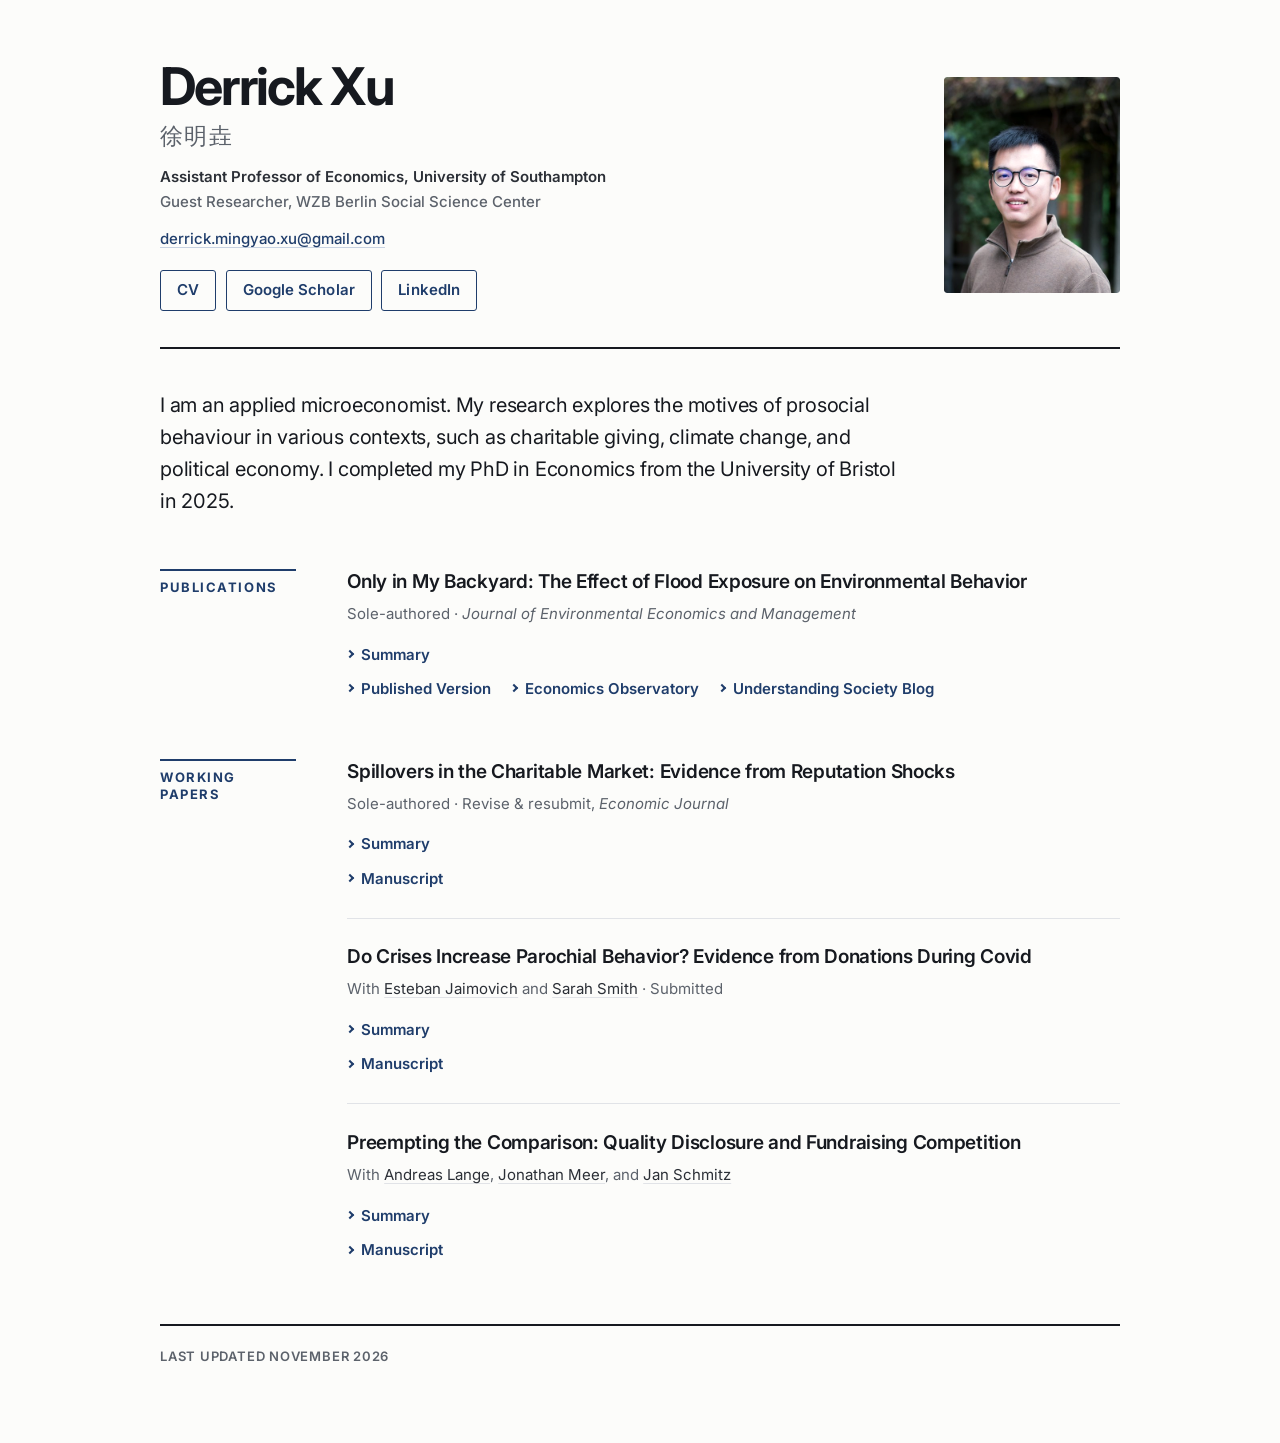
<file: index.html>
<!DOCTYPE html>
<html lang="en">
<head>
  <meta charset="utf-8">
  <meta name="viewport" content="width=device-width, initial-scale=1">
  <meta name="description" content="Derrick Xu — Assistant Professor of Economics at the University of Southampton. Applied microeconomist researching prosocial behaviour, charitable giving, and climate change.">
  <meta name="author" content="Derrick Xu">
  <title>Derrick Xu | Assistant Professor of Economics</title>
  <link rel="preconnect" href="https://fonts.googleapis.com">
  <link rel="preconnect" href="https://fonts.gstatic.com" crossorigin>
  <link href="https://fonts.googleapis.com/css2?family=Inter:wght@400;500;600;700&display=swap" rel="stylesheet">
  <meta name="theme-color" content="#fcfcfa">
  <link rel="stylesheet" href="styles.css">
  <link rel="canonical" href="https://www.mingyaoxu.com/">
  <meta property="og:type" content="website">
  <meta property="og:url" content="https://www.mingyaoxu.com/">
  <meta property="og:title" content="Derrick Xu | Assistant Professor of Economics">
  <meta property="og:description" content="Applied microeconomist at the University of Southampton researching prosocial behaviour, charitable giving, and climate change.">
  <meta property="og:image" content="https://www.mingyaoxu.com/profile.jpg">
  <script type="application/ld+json">
  {
    "@context": "https://schema.org",
    "@type": "Person",
    "name": "Derrick Xu",
    "alternateName": "徐明垚",
    "url": "https://www.mingyaoxu.com/",
    "email": "derrick.mingyao.xu@gmail.com",
    "jobTitle": "Assistant Professor of Economics",
    "worksFor": {
      "@type": "Organization",
      "name": "University of Southampton"
    },
    "sameAs": [
      "https://scholar.google.com/citations?user=iKo71YAAAAAJ&hl=en",
      "https://www.linkedin.com/in/mingyaoxu/"
    ],
    "image": "https://www.mingyaoxu.com/profile.jpg"
  }
  </script>
</head>
<body>
  <main>
    <header class="profile-container">
      <div class="profile-text">
        <h1>Derrick Xu <span lang="zh">徐明垚</span></h1>
        <p class="role">Assistant Professor of Economics, University of Southampton</p>
        <p class="role role-secondary">Guest Researcher, WZB Berlin Social Science Center</p>
        <p class="email-line"><a href="mailto:derrick.mingyao.xu@gmail.com">derrick.mingyao.xu@gmail.com</a></p>
        <div class="social-links">
          <a href="cv.pdf" class="btn" target="_blank" rel="noopener">CV</a>
          <a href="https://scholar.google.com/citations?user=iKo71YAAAAAJ&hl=en" class="btn" target="_blank" rel="noopener">Google Scholar</a>
          <a href="https://www.linkedin.com/in/mingyaoxu/" class="btn" target="_blank" rel="noopener">LinkedIn</a>
        </div>
      </div>
      <div class="profile-photo-wrapper">
        <img src="profile-web.jpg" alt="Derrick Xu" class="profile-photo" width="440" height="540" decoding="async">
      </div>
    </header>

    <section class="intro">
      <p>
        I am an applied microeconomist. My research explores the motives of prosocial behaviour
        in various contexts, such as charitable giving, climate change, and political economy.
        I completed my PhD in Economics from the University of Bristol in 2025.
      </p>
    </section>

    <section class="research-section">
      <h2>Publications</h2>
      <article class="paper">
        <h3>Only in My Backyard: The Effect of Flood Exposure on Environmental Behavior</h3>
        <p class="meta">Sole-authored · <em>Journal of Environmental Economics and Management</em></p>
        <details class="summary">
          <summary>Summary</summary>
          <p>
            Do people care more about the environment after climate disasters? I find that
            those directly affected by flooding do, but most do not change their actions when
            their neighbours are hit—except for those with strong moral universalist values.
          </p>
        </details>
        <p class="links">
          <a href="https://www.sciencedirect.com/science/article/pii/S0095069626000203" target="_blank" rel="noopener">Published Version</a>
          <a href="https://www.economicsobservatory.com/how-do-climate-disasters-affect-pro-environmental-behaviour" target="_blank" rel="noopener">Economics Observatory</a>
          <a href="https://www.understandingsociety.ac.uk/blog/2026/07/06/local-flooding-behaviour/" target="_blank" rel="noopener">Understanding Society Blog</a>
        </p>
      </article>
    </section>

    <section class="research-section">
      <h2>Working Papers</h2>

      <article class="paper">
        <h3>Spillovers in the Charitable Market: Evidence from Reputation Shocks</h3>
        <p class="meta">Sole-authored · Revise &amp; resubmit, <em>Economic Journal</em></p>
        <details class="summary">
          <summary>Summary</summary>
          <p>
            When a big charity is hit by scandal, do people give elsewhere or stop donating
            altogether? Donors do not give up on giving; instead, they shift support to other
            similar charities, identified by the words charities use in their missions.
          </p>
        </details>
        <p class="links">
          <a href="https://papers.ssrn.com/sol3/papers.cfm?abstract_id=4206456" target="_blank" rel="noopener">Manuscript</a>
        </p>
      </article>

      <article class="paper">
        <h3>Do Crises Increase Parochial Behavior? Evidence from Donations During Covid</h3>
        <p class="meta">With <a href="https://estebanjaimovich.weebly.com/" target="_blank" rel="noopener">Esteban Jaimovich</a> and <a href="https://sarahsmitheconomics.weebly.com/" target="_blank" rel="noopener">Sarah Smith</a> · Submitted</p>
        <details class="summary">
          <summary>Summary</summary>
          <p>
            Does a universal crisis localise giving? After Covid, donors shifted to local
            charities, especially in harder-hit, ethnically homogeneous communities, while
            responding less to overseas appeals, and areas with greater parochialism
            rebounded faster in wellbeing.
          </p>
        </details>
        <p class="links">
          <a href="https://arxiv.org/pdf/2607.28378" target="_blank" rel="noopener">Manuscript</a>
        </p>
      </article>

      <article class="paper">
        <h3>Preempting the Comparison: Quality Disclosure and Fundraising Competition</h3>
        <p class="meta">With <a href="https://sites.google.com/view/andreaslange" target="_blank" rel="noopener">Andreas Lange</a>, <a href="https://sites.google.com/tamu.edu/jmeer/home" target="_blank" rel="noopener">Jonathan Meer</a>, and <a href="https://sites.google.com/view/janschmitz" target="_blank" rel="noopener">Jan Schmitz</a></p>
        <details class="summary">
          <summary>Summary</summary>
          <p>
            Disclosing charity efficiency encourages higher-performing organisations to compete,
            but it doesn't simply drive out the weaker ones. Instead, less efficient charities
            respond by rushing to reach donors first so they can secure funds before an
            unfavorable comparison can be made.
          </p>
        </details>
        <p class="links">
          <a href="https://papers.ssrn.com/sol3/papers.cfm?abstract_id=7708598" target="_blank" rel="noopener">Manuscript</a>
        </p>
      </article>
    </section>

    <footer>
      <p>Last updated November 2026</p>
    </footer>
  </main>
</body>
</html>
</file>
<file: styles.css>
*,
*::before,
*::after {
  box-sizing: border-box;
}

:root {
  /* Palette: navy & white. All text pairs >= 4.5:1 on --paper. */
  --ink: #16191f;          /* headings          ~17:1 */
  --text: #2b2f36;         /* body              ~13:1 */
  --text-muted: #5c626b;   /* meta, footer      ~6:1  */
  --paper: #fcfcfa;
  --tint: #f1f3f6;         /* summary panel */
  --accent: #1f3d6b;       /* links, buttons    ~11:1 */
  --accent-dark: #142a4c;
  --accent-soft: #c9d3e2;  /* underlines */
  --border: #e1e3e7;
  --max-width: 60rem;

  /* Type scale */
  --fs-xs: 0.8125rem;      /* 13px */
  --fs-sm: 0.9375rem;      /* 15px */
  --fs-base: 1.0625rem;    /* 17px */
  --fs-md: 1.1875rem;      /* 19px */
  --fs-lg: 1.25rem;        /* 20px */
  --fs-xl: clamp(2.25rem, 5vw, 3.25rem);
}

html {
  font-size: 100%;
  -webkit-text-size-adjust: 100%;
}

body {
  margin: 0;
  padding: 0 2rem 3.5rem;
  font-family: 'Inter', -apple-system, BlinkMacSystemFont, "Segoe UI", Roboto, Helvetica, Arial, sans-serif;
  font-size: var(--fs-base);
  line-height: 1.65;
  color: var(--text);
  background: var(--paper);
  -webkit-font-smoothing: antialiased;
  -moz-osx-font-smoothing: grayscale;
}

main {
  max-width: var(--max-width);
  margin: 3.75rem auto 0;
}

a {
  color: var(--accent);
  text-decoration: none;
  transition: color 0.15s ease, text-decoration-color 0.15s ease;
}

a:hover {
  color: var(--accent-dark);
}

/* Avoid single orphaned words on the last line */
h1, h2 {
  text-wrap: balance;
}

h3, p, li {
  text-wrap: pretty;
}

:focus-visible {
  outline: 2px solid var(--accent);
  outline-offset: 3px;
  border-radius: 2px;
}

/* Profile */
.profile-container {
  display: grid;
  grid-template-columns: minmax(0, 1fr) 11rem;
  align-items: center;
  gap: clamp(2rem, 5vw, 4rem);
  margin-bottom: 2.5rem;
  padding-bottom: 2.25rem;
  border-bottom: 2px solid var(--ink);
}

.profile-text {
  min-width: 0;
}

h1 {
  margin: 0 0 1.1rem;
  font-size: var(--fs-xl);
  font-weight: 700;
  line-height: 1.02;
  letter-spacing: -0.035em;
  color: var(--ink);
}

h1 span {
  display: block;
  margin: 0.7rem 0 0;
  font-size: 0.45em;
  font-weight: 500;
  letter-spacing: 0.06em;
  color: var(--text-muted);
}

.role {
  margin: 0;
  max-width: 34rem;
  font-size: var(--fs-sm);
  font-weight: 600;
  color: var(--text);
  line-height: 1.5;
}

.role + .role {
  margin-top: 0.2rem;
}

.role-secondary {
  font-weight: 500;
  color: var(--text-muted);
  margin-bottom: 0.85rem;
}

.email-line {
  margin: 0 0 1.1rem;
  font-size: var(--fs-sm);
}

.email-line a {
  font-weight: 500;
  text-decoration: underline;
  text-decoration-color: var(--accent-soft);
  text-underline-offset: 0.2em;
}

.email-line a:hover {
  text-decoration-color: currentColor;
}

.social-links {
  display: flex;
  flex-wrap: wrap;
  gap: 0.6rem;
}

.btn {
  display: inline-flex;
  align-items: center;
  justify-content: center;
  min-height: 2.5rem;
  padding: 0.45rem 1rem;
  font-size: var(--fs-sm);
  font-weight: 600;
  letter-spacing: 0.005em;
  color: var(--accent);
  background: transparent;
  border: 1.5px solid var(--accent);
  border-radius: 3px;
  text-decoration: none;
  transition: background-color 0.15s ease, color 0.15s ease, border-color 0.15s ease;
}

.btn:hover {
  background: var(--accent);
  border-color: var(--accent);
  color: #ffffff;
}

.profile-photo-wrapper {
  position: relative;
  flex-shrink: 0;
  border-radius: 3px;
  overflow: hidden;
}

/* Subtle navy wash so the photo sits in the palette */
.profile-photo-wrapper::after {
  content: "";
  position: absolute;
  inset: 0;
  background: var(--accent);
  mix-blend-mode: soft-light;
  opacity: 0.35;
  pointer-events: none;
}

.profile-photo {
  display: block;
  width: 11rem;
  height: 13.5rem;
  object-fit: cover;
  object-position: center center;
  border-radius: 3px;
  background-color: var(--tint);
  filter: saturate(0.78) contrast(1.05) brightness(1.03);
}

.intro {
  margin: 0 0 3.25rem;
}

.intro p {
  max-width: 46rem;
  margin: 0;
  font-size: var(--fs-lg);
  font-weight: 400;
  line-height: 1.6;
  letter-spacing: -0.01em;
  color: var(--ink);
}

.research-section {
  display: grid;
  grid-template-columns: 8.5rem minmax(0, 1fr);
  column-gap: clamp(2rem, 4vw, 3.5rem);
  margin: 0 0 3.5rem;
}

.research-section:last-of-type {
  margin-bottom: 0;
}

h2 {
  align-self: start;
  margin: 0;
  padding: 0.5rem 0 0.75rem;
  font-size: var(--fs-xs);
  font-weight: 700;
  line-height: 1.35;
  letter-spacing: 0.12em;
  text-transform: uppercase;
  color: var(--accent);
  border-top: 2px solid var(--accent);
}

.paper {
  grid-column: 2;
  margin: 0;
  padding: 0 0 1.6rem;
  border-bottom: 1px solid var(--border);
}

.paper + .paper {
  margin-top: 1.6rem;
}

.research-section .paper:last-child {
  padding-bottom: 0;
  border-bottom: none;
}

.paper > :last-child {
  margin-bottom: 0;
}

h3 {
  margin: 0 0 0.4rem;
  font-size: var(--fs-md);
  font-weight: 600;
  line-height: 1.4;
  letter-spacing: -0.015em;
  color: var(--ink);
}

.meta {
  margin: 0 0 0.75rem;
  font-size: var(--fs-sm);
  color: var(--text-muted);
  line-height: 1.55;
}

.meta a {
  color: var(--text);
  text-decoration: underline;
  text-decoration-color: var(--border);
  text-underline-offset: 0.18em;
}

.meta a:hover {
  color: var(--accent);
  text-decoration-color: var(--accent);
}

/* Summary toggles and paper links */
.summary summary,
.links a {
  display: inline-flex;
  align-items: center;
  gap: 0.5rem;
  min-height: 1.75rem;
  font-size: var(--fs-sm);
  font-weight: 600;
  color: var(--accent);
  line-height: 1.4;
  text-decoration: underline;
  text-decoration-color: transparent;
  text-underline-offset: 0.2em;
}

.summary summary::before,
.links a::before {
  content: "";
  display: inline-block;
  width: 0.38rem;
  height: 0.38rem;
  border-right: 2px solid currentColor;
  border-bottom: 2px solid currentColor;
  transform: rotate(-45deg);
  flex-shrink: 0;
}

.summary summary:hover,
.links a:hover {
  color: var(--accent-dark);
  text-decoration-color: currentColor;
}

.summary {
  margin: 0 0 0.4rem;
}

.summary summary {
  list-style: none;
  cursor: pointer;
  user-select: none;
}

.summary summary::-webkit-details-marker {
  display: none;
}

.summary summary::before {
  transition: transform 0.15s ease;
}

.summary[open] summary::before {
  transform: rotate(45deg);
  margin-top: -0.2rem;
}

.summary p {
  margin: 0.6rem 0 0.9rem;
  padding: 1rem 1.15rem;
  font-size: var(--fs-sm);
  color: var(--text);
  line-height: 1.7;
  background: var(--tint);
  border-left: 2px solid var(--accent);
}

.paper > .summary:last-child p {
  margin-bottom: 0;
}

.links {
  margin: 0;
  display: flex;
  flex-wrap: wrap;
  align-items: flex-start;
  gap: 0.25rem 1.25rem;
}

footer {
  margin-top: 3.75rem;
  padding: 1.25rem 0;
  border-top: 2px solid var(--ink);
}

footer p {
  margin: 0;
  font-size: var(--fs-xs);
  font-weight: 600;
  letter-spacing: 0.06em;
  text-transform: uppercase;
  color: var(--text-muted);
}

/* Tablet / small laptop */
@media (max-width: 900px) {
  .research-section {
    grid-template-columns: 7rem minmax(0, 1fr);
    column-gap: 2rem;
  }

  .profile-container {
    grid-template-columns: minmax(0, 1fr) 9rem;
  }

  .profile-photo {
    width: 9rem;
    height: 11rem;
  }
}

/* Phone */
@media (max-width: 640px) {
  :root {
    --fs-base: 1rem;        /* 16px */
    --fs-md: 1.09375rem;    /* 17.5px */
    --fs-lg: 1.09375rem;
    --fs-xl: clamp(2rem, 9vw, 2.5rem);
  }

  body {
    padding: 0 1.25rem 2.25rem;
  }

  main {
    margin-top: 2rem;
  }

  /* Name + photo side by side, everything else full width, all left-aligned */
  .profile-container {
    grid-template-columns: minmax(0, 1fr) auto;
    column-gap: 1rem;
    row-gap: 0;
    align-items: center;
    margin-bottom: 2rem;
    padding-bottom: 1.75rem;
  }

  .profile-text {
    display: contents;
  }

  h1 {
    grid-column: 1;
    grid-row: 1;
    margin: 0;
  }

  .profile-photo-wrapper {
    grid-column: 2;
    grid-row: 1;
  }

  .profile-photo {
    width: 5.5rem;
    height: 6.75rem;
  }

  .role,
  .email-line,
  .social-links {
    grid-column: 1 / -1;
  }

  .role:first-of-type {
    margin-top: 1.25rem;
  }

  .role {
    max-width: none;
  }

  .email-line {
    margin: 0.75rem 0 1rem;
    overflow-wrap: anywhere;
  }

  .social-links {
    gap: 0.5rem;
  }

  .btn {
    flex: 1 1 auto;
    min-height: 2.75rem;
    padding-inline: 0.75rem;
  }

  .intro {
    margin-bottom: 2.5rem;
  }

  .research-section {
    grid-template-columns: 1fr;
    margin-bottom: 2.5rem;
  }

  h2 {
    margin-bottom: 1rem;
  }

  h3 {
    text-wrap: balance;
  }

  .paper {
    grid-column: 1;
    padding-bottom: 1.4rem;
  }

  .paper + .paper {
    margin-top: 1.4rem;
  }

  .summary p {
    padding: 0.85rem 0.95rem;
  }

  footer {
    margin-top: 3rem;
  }
}

/* Comfortable tap targets on touch screens */
@media (pointer: coarse) {
  .summary summary,
  .links a {
    min-height: 2.75rem;
  }

  .links {
    column-gap: 1.5rem;
    row-gap: 0;
  }

  .summary {
    margin-bottom: 0;
  }
}

@media (max-width: 360px) {
  .profile-photo {
    width: 4.75rem;
    height: 5.75rem;
  }
}

@media (prefers-reduced-motion: reduce) {
  *,
  *::before,
  *::after {
    scroll-behavior: auto !important;
    transition: none !important;
  }
}
</file>
